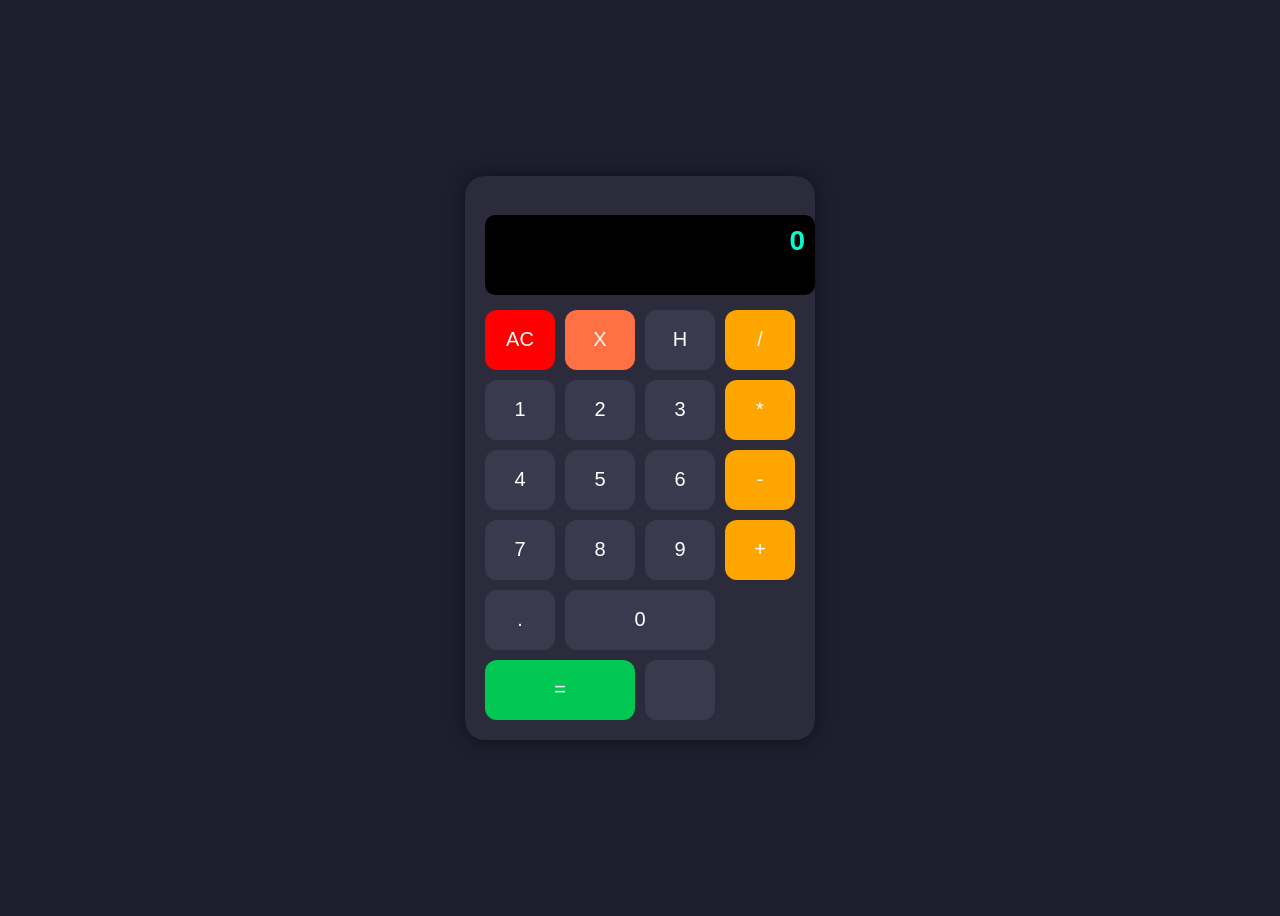
<file: index.html>
<!doctype html>
<html>
<head>
  <meta charset="UTF-8">
  <meta name="viewport" content="width=device-width, initial-scale=1.0">
  <meta name="description" content="A simple, responsive web calculator for quick calculations.">
  <meta name="theme-color" content="#2c3e50">

  <title>Calculator | Minimal & Fast</title>

  <link rel="manifest" href="manifest.json">
  <link rel="stylesheet" href="css/style.css">
</head>
<body>

  <div class="calculator">

    <h1 id="result">0</h1>

    <div class="buttons">

      <button id="btn-ac">AC</button>
      <button id="btn-del">X</button>
      <button id="btn-his">H</button>
      <button id="btn-dvn">/</button>

      <button id="btn-1">1</button> 
      <button id="btn-2">2</button> 
      <button id="btn-3">3</button> 
      <button id="btn-mul">*</button> 

      <button id="btn-4">4</button> 
      <button id="btn-5">5</button> 
      <button id="btn-6">6</button> 
      <button id="btn-mns">-</button> 

      <button id="btn-7">7</button> 
      <button id="btn-8">8</button> 
      <button id="btn-9">9</button> 
      <button id="btn-pls">+</button> 

      <button id="btn-dsml">.</button> 
      <button id="btn-0">0</button> 
      <button id="btn-eql">=</button> 
      <button disabled></button>

    </div>

  </div>

  <script src="js/script.js"></script>

</body>
</html>
</file>
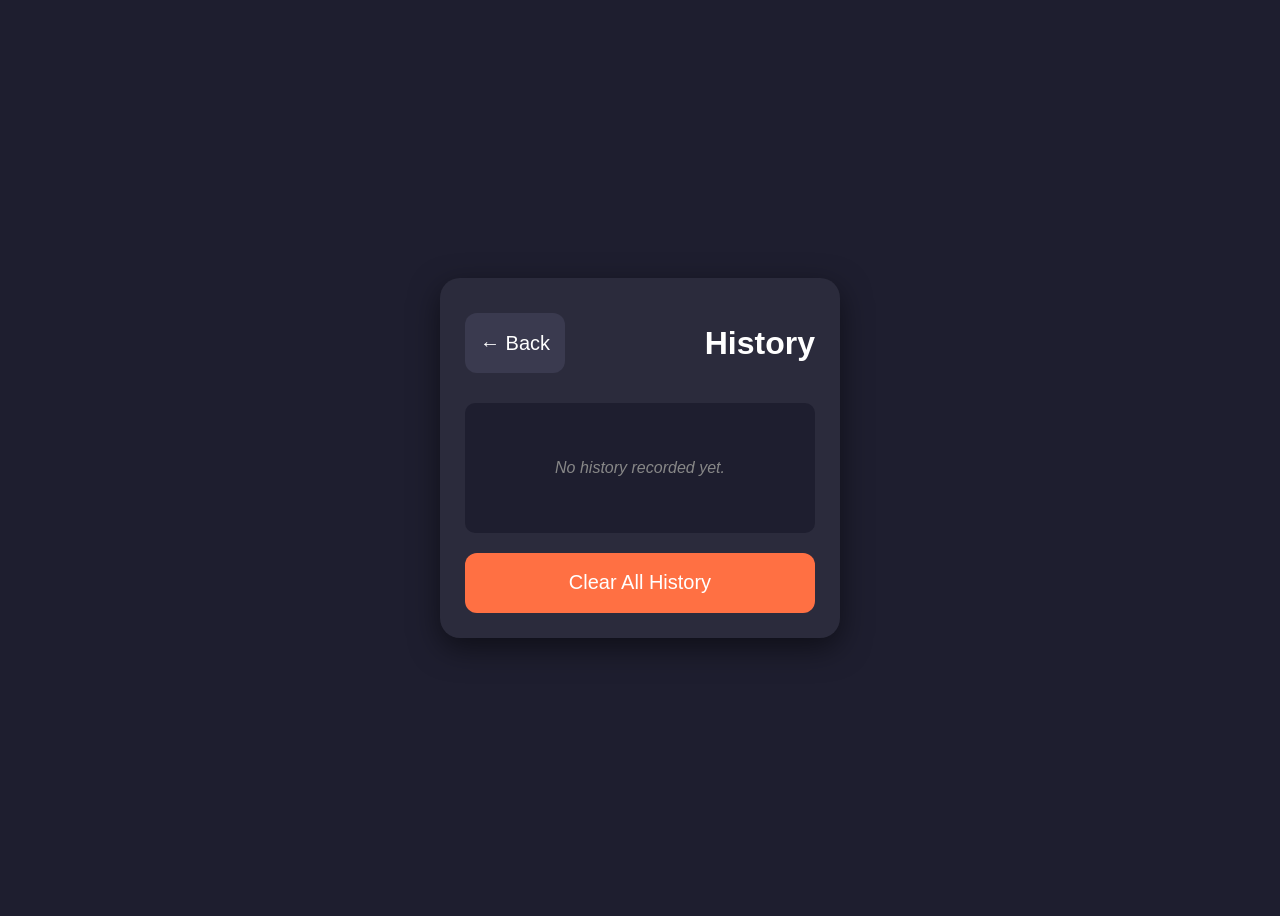
<file: history.html>
<!doctype html>
<html>
<head>
  <meta charset="UTF-8">
  <meta name="viewport" content="width=device-width, initial-scale=1.0">
  <title>Calculation History</title>
  <link rel="stylesheet" href="css/style.css">
  <link rel="stylesheet" href="css/history.css">
</head>
<body>

  <div class="history-page-container">
    <div class="history-header">
      <button class="back-btn" id="btn-back">← Back</button>
      <h1>History</h1>
    </div>

    <div id="history-list" class="history-list"></div>

    <button id="btn-clear-all" class="clear-all-btn">Clear All History</button>
  </div>

  <script src="js/history.js"></script>
</body>
</html>
</file>
<file: css/style.css>
body {
  background: #1e1e2f;
  display: flex;
  justify-content: center;
  align-items: center;
  height: 100vh;
  font-family: Arial, sans-serif;
}

.calculator {
  background: #2b2b3c;
  padding: 20px;
  border-radius: 20px;
  box-shadow: 0 0 20px rgba(0,0,0,0.5);
}

#result {
  width: 100%;
  height: 60px;
  background: #000;
  color: #00ffcc;
  text-align: right;
  padding: 10px;
  font-size: 28px;
  border-radius: 10px;
  margin-bottom: 15px;
  overflow-x: auto;
}

/* GRID SYSTEM */
.buttons {
  display: grid;
  grid-template-columns: repeat(4, 70px);
  grid-gap: 10px;
}

/* ALL BUTTONS */
button {
  height: 60px;
  font-size: 20px;
  border: none;
  border-radius: 12px;
  cursor: pointer;
  background: #3a3a4f;
  color: white;
  transition: 0.2s;
}

/* HOVER EFFECT */
button:hover {
  transform: scale(1.05);
  opacity: 0.9;
}

/* SPECIAL BUTTONS */
#btn-pls, #btn-mns, #btn-mul, #btn-dvn {
  background: orange;
}

#btn-eql {
  background: #00c853;
  grid-column: span 2; /* make = bigger */
}

#btn-0 {
  grid-column: span 2; /* make 0 bigger */
}

#btn-ac {
  background: red;
}

#btn-del {
  background: #ff7043;
}
</file>
<file: css/history.css>
/* Layout for the History Page */
.history-page-container {
  background: #2b2b3c;
  padding: 25px;
  border-radius: 20px;
  width: 90%;
  max-width: 350px;
  box-shadow: 0 10px 30px rgba(0,0,0,0.5);
  animation: fadeIn 0.3s ease-in-out;
}

.history-header {
  display: flex;
  align-items: center;
  justify-content: space-between;
  margin-bottom: 20px;
  color: white;
}

/* Scrollable area for entries */
.history-list {
  max-height: 350px;
  overflow-y: auto;
  background: #1e1e2f;
  border-radius: 10px;
  padding: 10px;
  margin-bottom: 20px;
}

.history-item {
  padding: 15px;
  border-bottom: 1px solid #3a3a4f;
  color: #00ffcc;
  font-family: 'Courier New', monospace;
  font-size: 1.1rem;
}

.history-item:last-child {
  border-bottom: none;
}

/* Specific buttons for this page */
.back-btn {
  background: #3a3a4f;
  color: white;
  padding: 8px 15px;
}

.clear-all-btn {
  background: #ff7043;
  color: white;
  width: 100%;
}

.empty-msg {
  color: #888;
  text-align: center;
  padding: 30px;
  font-style: italic;
}

@keyframes fadeIn {
  from { opacity: 0; transform: translateY(10px); }
  to { opacity: 1; transform: translateY(0); }
}
</file>
